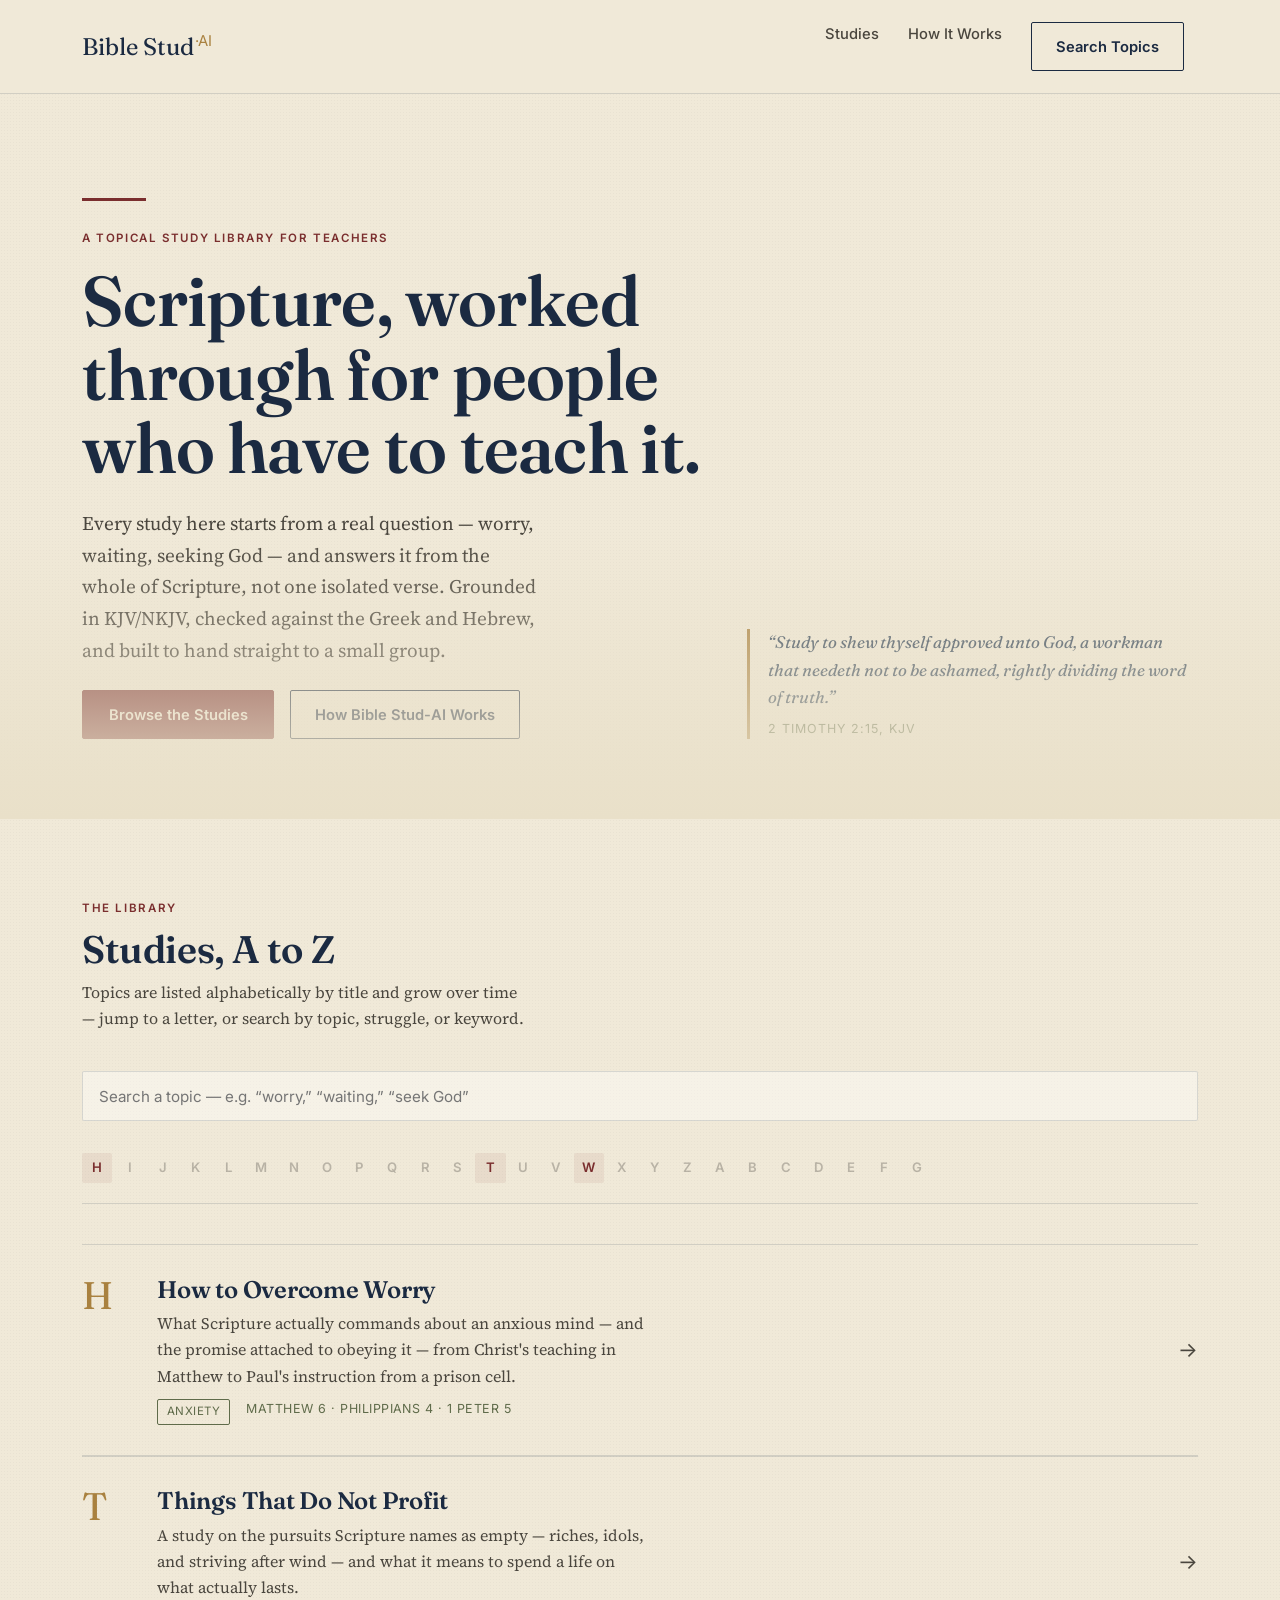
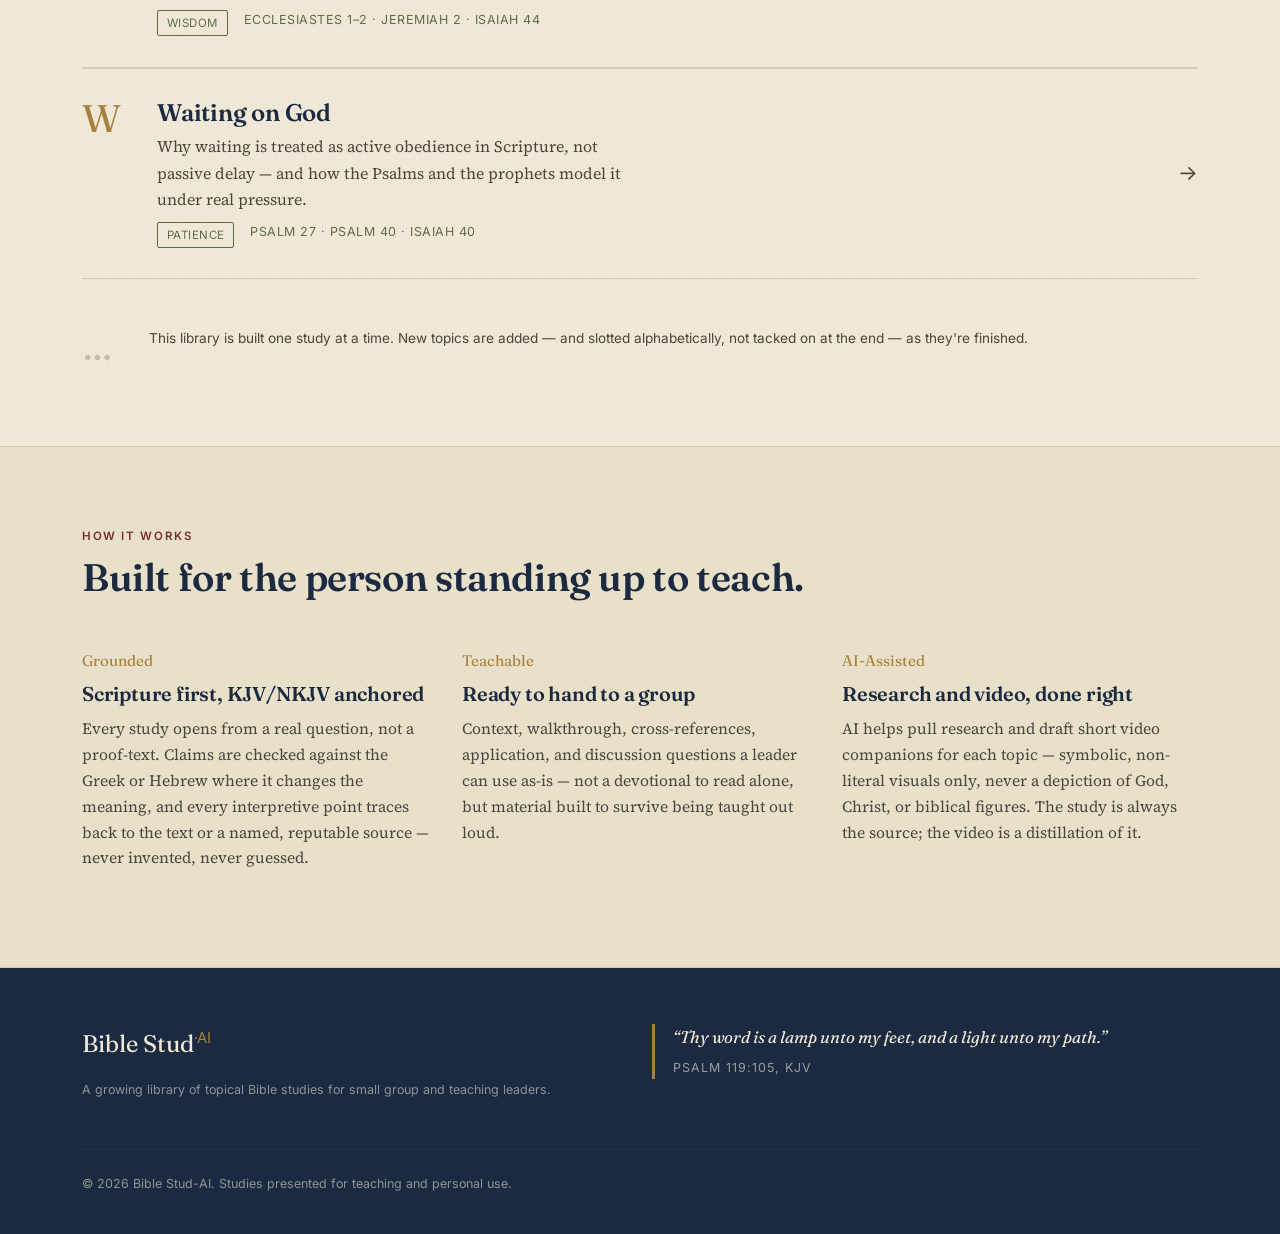
<file: index.html>
<!doctype html>
<html lang="en">
<head>
  <meta charset="UTF-8" />
  <meta name="viewport" content="width=device-width, initial-scale=1" />
  <title>Bible Stud-AI — Topical Bible Studies for Teaching Leaders</title>
  <meta name="description" content="Topical Bible studies grounded in KJV/NKJV Scripture, built for small group and teaching leaders — with AI-assisted research and video companions." />

  <!-- Fonts -->
  <link rel="preconnect" href="https://fonts.googleapis.com">
  <link rel="preconnect" href="https://fonts.gstatic.com" crossorigin>
  <link href="https://fonts.googleapis.com/css2?family=Fraunces:ital,opsz,wght@0,9..144,500;0,9..144,600;1,9..144,500&family=Source+Serif+4:ital,wght@0,400;0,600;1,400&family=Inter:wght@400;500;600&display=swap" rel="stylesheet">

  <!-- Bootstrap -->
  <link href="https://cdnjs.cloudflare.com/ajax/libs/bootstrap/5.3.3/css/bootstrap.min.css" rel="stylesheet">

  <link rel="stylesheet" href="css/style.css">
</head>
<body>

  <!-- ============================ NAV ============================ -->
  <nav class="navbar navbar-expand-md site-nav sticky-top py-3">
    <div class="container">
      <a class="brand-mark" href="#top">Bible Stud<span class="spark">·AI</span></a>
      <button class="navbar-toggler border-0" type="button" data-bs-toggle="collapse" data-bs-target="#navMain" aria-controls="navMain" aria-expanded="false" aria-label="Toggle navigation">
        <span class="navbar-toggler-icon"></span>
      </button>
      <div class="collapse navbar-collapse justify-content-end" id="navMain">
        <ul class="navbar-nav">
          <li class="nav-item"><a class="nav-link nav-link-custom" href="#index">Studies</a></li>
          <li class="nav-item"><a class="nav-link nav-link-custom" href="#about">How It Works</a></li>
          <li class="nav-item"><a class="nav-link nav-link-custom" href="#index">
            <span class="btn-outline-ink d-inline-block mt-2 mt-md-0">Search Topics</span>
          </a></li>
        </ul>
      </div>
    </div>
  </nav>

  <!-- ============================ HERO ============================ -->
  <header class="hero" id="top">
    <div class="container">
      <div class="row align-items-end gy-5">
        <div class="col-lg-7">
          <div class="hero-rule"></div>
          <p class="eyebrow mb-3">A topical study library for teachers</p>
          <h1>Scripture, worked through for people who have to teach it.</h1>
          <p class="lede mt-4">
            Every study here starts from a real question — worry, waiting, seeking God —
            and answers it from the whole of Scripture, not one isolated verse.
            Grounded in KJV/NKJV, checked against the Greek and Hebrew, and built to
            hand straight to a small group.
          </p>
          <div class="d-flex flex-wrap gap-3 mt-4">
            <a href="#index" class="btn-seal">Browse the Studies</a>
            <a href="#about" class="btn-outline-ink">How Bible Stud-AI Works</a>
          </div>
        </div>
        <div class="col-lg-5">
          <blockquote class="verse-plate mb-0">
            &ldquo;Study to shew thyself approved unto God, a workman that needeth not
            to be ashamed, rightly dividing the word of truth.&rdquo;
            <span class="verse-ref">2 Timothy 2:15, KJV</span>
          </blockquote>
        </div>
      </div>
    </div>
  </header>

  <!-- ============================ INDEX ============================ -->
  <section class="section-band" id="index">
    <div class="container">
      <p class="eyebrow mb-2">The Library</p>
      <h2 class="section-heading">Studies, A to Z</h2>
      <p class="section-sub">
        Topics are listed alphabetically by title and grow over time — jump to a letter,
        or search by topic, struggle, or keyword.
      </p>

      <label for="studySearch" class="visually-hidden">Search studies</label>
      <input
        type="search"
        id="studySearch"
        class="study-search w-100 w-md-50 mt-4"
        placeholder="Search a topic — e.g. &ldquo;worry,&rdquo; &ldquo;waiting,&rdquo; &ldquo;seek God&rdquo;"
        autocomplete="off"
      >

      <!-- Alphabet jump strip -->
      <nav class="alpha-strip" aria-label="Jump to letter">
        <span class="letter is-active" data-letter="H">H</span>
        <span class="letter">I</span>
        <span class="letter">J</span>
        <span class="letter">K</span>
        <span class="letter">L</span>
        <span class="letter">M</span>
        <span class="letter">N</span>
        <span class="letter">O</span>
        <span class="letter">P</span>
        <span class="letter">Q</span>
        <span class="letter">R</span>
        <span class="letter">S</span>
        <span class="letter is-active" data-letter="T">T</span>
        <span class="letter">U</span>
        <span class="letter">V</span>
        <span class="letter is-active" data-letter="W">W</span>
        <span class="letter">X</span>
        <span class="letter">Y</span>
        <span class="letter">Z</span>
        <span class="letter">A</span>
        <span class="letter">B</span>
        <span class="letter">C</span>
        <span class="letter">D</span>
        <span class="letter">E</span>
        <span class="letter">F</span>
        <span class="letter">G</span>
      </nav>

      <!-- H -->
      <div class="letter-group" id="letter-H">
        <div class="study-entry"
             data-title="How to Overcome Worry"
             data-thesis="Worry, anxiety, an anchor for a racing mind"
             data-tags="anxiety fear peace philippians matthew">
          <span class="letter-marker">H</span>
          <div class="study-entry-body">
            <h3 class="study-title"><a href="studies/how-to-overcome-worry.html">How to Overcome Worry</a></h3>
            <p class="study-thesis">
              What Scripture actually commands about an anxious mind — and the promise
              attached to obeying it — from Christ's teaching in Matthew to Paul's
              instruction from a prison cell.
            </p>
            <div class="study-meta">
              <span class="study-tag">Anxiety</span>
              <span>Matthew 6 · Philippians 4 · 1 Peter 5</span>
            </div>
          </div>
          <a href="studies/how-to-overcome-worry.html" class="study-arrow" aria-label="Read How to Overcome Worry">&rarr;</a>
        </div>
      </div>

      <!-- T -->
      <div class="letter-group" id="letter-T">
        <div class="study-entry"
             data-title="Things That Do Not Profit"
             data-thesis="Wasted pursuits, empty living, what does not last"
             data-tags="vanity ecclesiastes idols wealth pursuits">
          <span class="letter-marker">T</span>
          <div class="study-entry-body">
            <h3 class="study-title"><a href="studies/things-that-do-not-profit.html">Things That Do Not Profit</a></h3>
            <p class="study-thesis">
              A study on the pursuits Scripture names as empty — riches, idols, and
              striving after wind — and what it means to spend a life on what actually lasts.
            </p>
            <div class="study-meta">
              <span class="study-tag">Wisdom</span>
              <span>Ecclesiastes 1–2 · Jeremiah 2 · Isaiah 44</span>
            </div>
          </div>
          <a href="studies/things-that-do-not-profit.html" class="study-arrow" aria-label="Read Things That Do Not Profit">&rarr;</a>
        </div>
      </div>

      <!-- W -->
      <div class="letter-group" id="letter-W">
        <div class="study-entry"
             data-title="Waiting on God"
             data-thesis="Waiting, delay, patience, God's timing"
             data-tags="patience timing psalm isaiah delay">
          <span class="letter-marker">W</span>
          <div class="study-entry-body">
            <h3 class="study-title"><a href="studies/waiting-on-god.html">Waiting on God</a></h3>
            <p class="study-thesis">
              Why waiting is treated as active obedience in Scripture, not passive
              delay — and how the Psalms and the prophets model it under real pressure.
            </p>
            <div class="study-meta">
              <span class="study-tag">Patience</span>
              <span>Psalm 27 · Psalm 40 · Isaiah 40</span>
            </div>
          </div>
          <a href="studies/waiting-on-god.html" class="study-arrow" aria-label="Read Waiting on God">&rarr;</a>
        </div>
      </div>

      <p id="noResults" class="no-results">No studies match that search yet — try another word, or check back as the library grows.</p>

      <div class="growing-note d-flex align-items-start gap-3">
        <span class="letter-marker">&hellip;</span>
        <p class="mb-0">
          This library is built one study at a time. New topics are added — and slotted
          alphabetically, not tacked on at the end — as they're finished.
        </p>
      </div>
    </div>
  </section>

  <!-- ============================ ABOUT ============================ -->
  <section class="section-band section-band--deep" id="about">
    <div class="container">
      <p class="eyebrow mb-2">How It Works</p>
      <h2 class="section-heading mb-5">Built for the person standing up to teach.</h2>

      <div class="row gy-5">
        <div class="col-md-4 about-col reveal">
          <span class="num">Grounded</span>
          <h3>Scripture first, KJV/NKJV anchored</h3>
          <p>
            Every study opens from a real question, not a proof-text. Claims are checked
            against the Greek or Hebrew where it changes the meaning, and every
            interpretive point traces back to the text or a named, reputable source —
            never invented, never guessed.
          </p>
        </div>
        <div class="col-md-4 about-col reveal">
          <span class="num">Teachable</span>
          <h3>Ready to hand to a group</h3>
          <p>
            Context, walkthrough, cross-references, application, and discussion
            questions a leader can use as-is — not a devotional to read alone, but
            material built to survive being taught out loud.
          </p>
        </div>
        <div class="col-md-4 about-col reveal">
          <span class="num">AI-Assisted</span>
          <h3>Research and video, done right</h3>
          <p>
            AI helps pull research and draft short video companions for each topic —
            symbolic, non-literal visuals only, never a depiction of God, Christ, or
            biblical figures. The study is always the source; the video is a distillation of it.
          </p>
        </div>
      </div>
    </div>
  </section>

  <!-- ============================ FOOTER ============================ -->
  <footer class="site-footer">
    <div class="container">
      <div class="row gy-4 align-items-start">
        <div class="col-md-6">
          <a class="brand-mark text-vellum mb-3 d-inline-block" href="#top" style="color: var(--vellum);">
            Bible Stud<span class="spark">·AI</span>
          </a>
          <p class="footer-fine mb-0">
            A growing library of topical Bible studies for small group and teaching leaders.
          </p>
        </div>
        <div class="col-md-6">
          <blockquote class="footer-verse mb-0">
            &ldquo;Thy word is a lamp unto my feet, and a light unto my path.&rdquo;
            <span class="verse-ref">Psalm 119:105, KJV</span>
          </blockquote>
        </div>
      </div>
      <hr class="mt-5 mb-4" style="border-color: rgba(240,233,216,0.15);">
      <p class="footer-fine mb-0">&copy; 2026 Bible Stud-AI. Studies presented for teaching and personal use.</p>
    </div>
  </footer>

  <script src="https://cdnjs.cloudflare.com/ajax/libs/bootstrap/5.3.3/js/bootstrap.bundle.min.js"></script>
  <script src="js/script.js"></script>
</body>
</html>
</file>
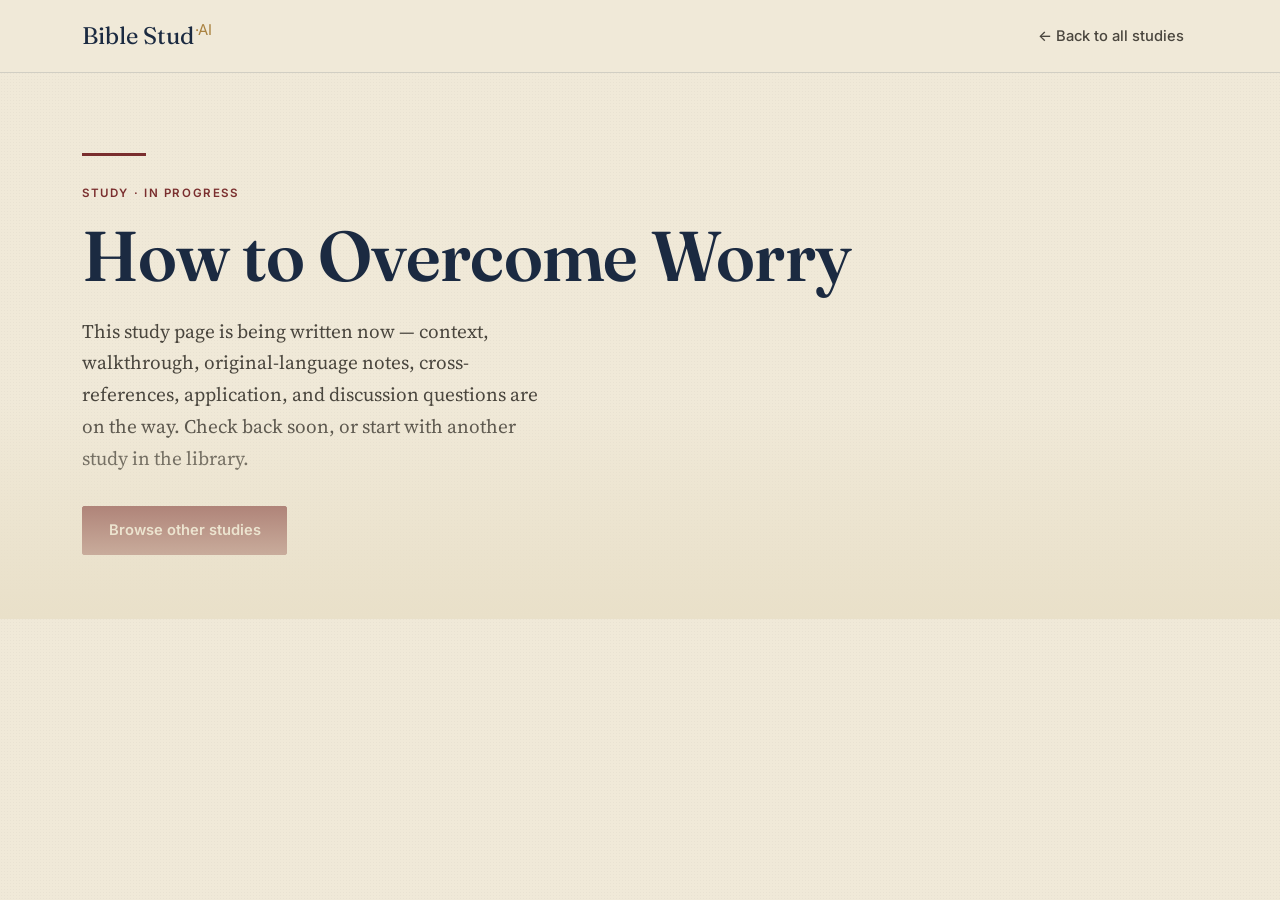
<file: studies/how-to-overcome-worry.html>
<!doctype html>
<html lang="en">
<head>
<meta charset="UTF-8">
<meta name="viewport" content="width=device-width, initial-scale=1">
<title>How to Overcome Worry — Bible Stud-AI</title>
<link href="https://fonts.googleapis.com/css2?family=Fraunces:ital,opsz,wght@0,9..144,600;1,9..144,500&family=Source+Serif+4:ital,wght@0,400;1,400&family=Inter:wght@400;500;600&display=swap" rel="stylesheet">
<link href="https://cdnjs.cloudflare.com/ajax/libs/bootstrap/5.3.3/css/bootstrap.min.css" rel="stylesheet">
<link rel="stylesheet" href="../css/style.css">
</head>
<body>
<nav class="navbar navbar-expand-md site-nav py-3">
  <div class="container">
    <a class="brand-mark" href="../index.html">Bible Stud<span class="spark">·AI</span></a>
    <a href="../index.html#index" class="nav-link nav-link-custom">&larr; Back to all studies</a>
  </div>
</nav>
<header class="hero" style="padding:5rem 0 4rem;">
  <div class="container">
    <div class="hero-rule"></div>
    <p class="eyebrow mb-3">Study &middot; In Progress</p>
    <h1 style="max-width:22ch;">How to Overcome Worry</h1>
    <p class="lede mt-4">
      This study page is being written now — context, walkthrough, original-language
      notes, cross-references, application, and discussion questions are on the way.
      Check back soon, or start with another study in the library.
    </p>
    <a href="../index.html#index" class="btn-seal mt-3 d-inline-block">Browse other studies</a>
  </div>
</header>
</body>
</html>
</file>
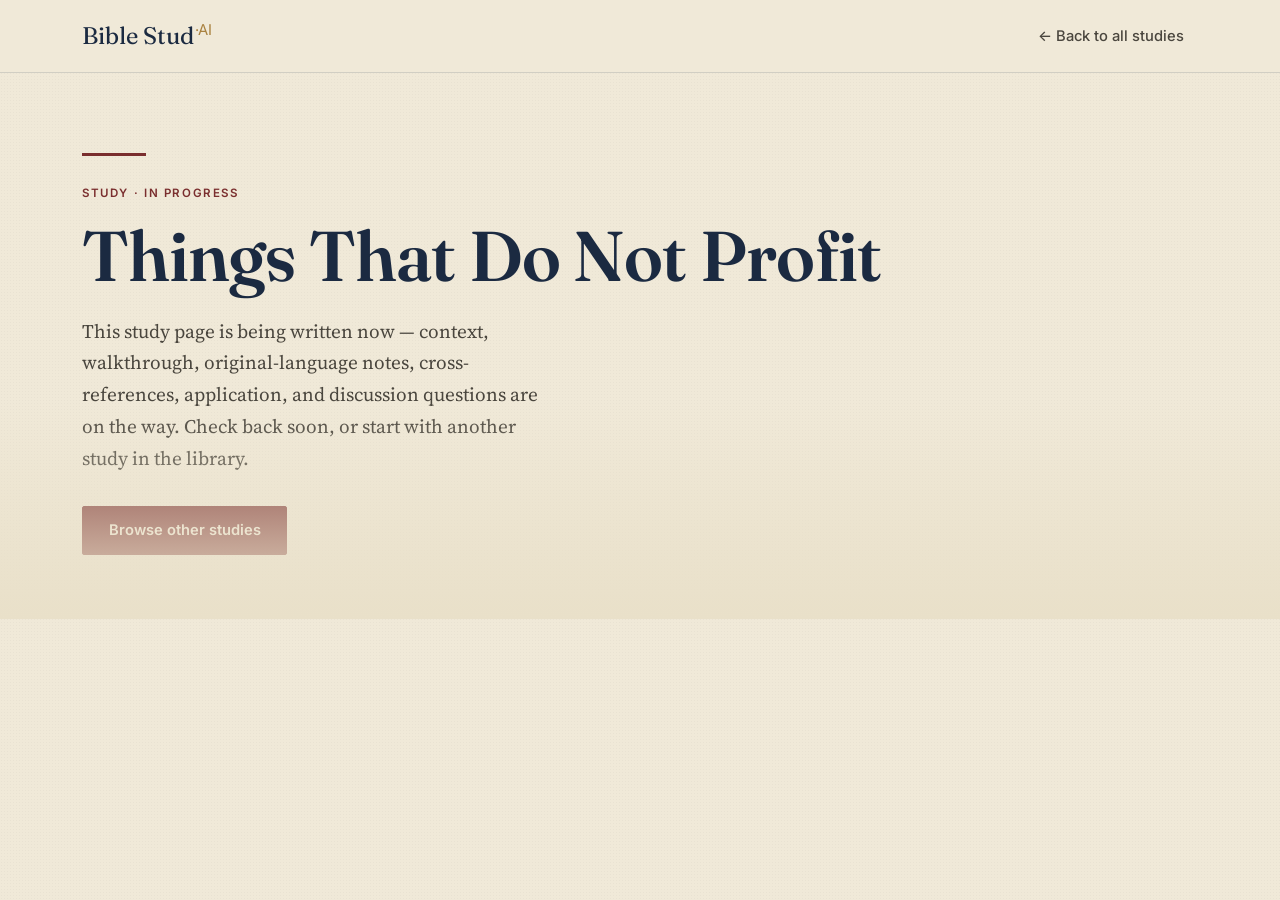
<file: studies/things-that-do-not-profit.html>
<!doctype html>
<html lang="en">
<head>
<meta charset="UTF-8">
<meta name="viewport" content="width=device-width, initial-scale=1">
<title>Things That Do Not Profit — Bible Stud-AI</title>
<link href="https://fonts.googleapis.com/css2?family=Fraunces:ital,opsz,wght@0,9..144,600;1,9..144,500&family=Source+Serif+4:ital,wght@0,400;1,400&family=Inter:wght@400;500;600&display=swap" rel="stylesheet">
<link href="https://cdnjs.cloudflare.com/ajax/libs/bootstrap/5.3.3/css/bootstrap.min.css" rel="stylesheet">
<link rel="stylesheet" href="../css/style.css">
</head>
<body>
<nav class="navbar navbar-expand-md site-nav py-3">
  <div class="container">
    <a class="brand-mark" href="../index.html">Bible Stud<span class="spark">·AI</span></a>
    <a href="../index.html#index" class="nav-link nav-link-custom">&larr; Back to all studies</a>
  </div>
</nav>
<header class="hero" style="padding:5rem 0 4rem;">
  <div class="container">
    <div class="hero-rule"></div>
    <p class="eyebrow mb-3">Study &middot; In Progress</p>
    <h1 style="max-width:22ch;">Things That Do Not Profit</h1>
    <p class="lede mt-4">
      This study page is being written now — context, walkthrough, original-language
      notes, cross-references, application, and discussion questions are on the way.
      Check back soon, or start with another study in the library.
    </p>
    <a href="../index.html#index" class="btn-seal mt-3 d-inline-block">Browse other studies</a>
  </div>
</header>
</body>
</html>
</file>
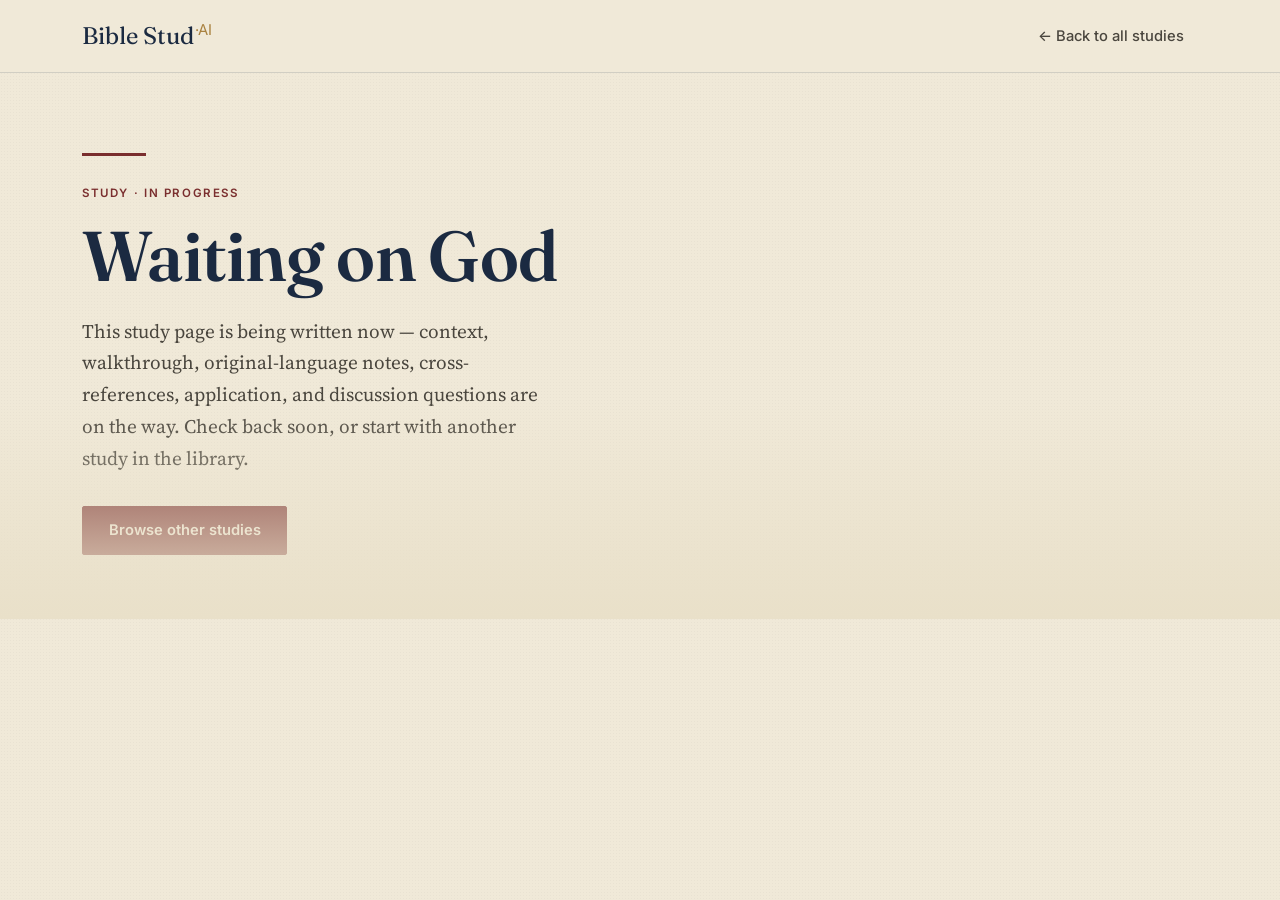
<file: studies/waiting-on-god.html>
<!doctype html>
<html lang="en">
<head>
<meta charset="UTF-8">
<meta name="viewport" content="width=device-width, initial-scale=1">
<title>Waiting on God — Bible Stud-AI</title>
<link href="https://fonts.googleapis.com/css2?family=Fraunces:ital,opsz,wght@0,9..144,600;1,9..144,500&family=Source+Serif+4:ital,wght@0,400;1,400&family=Inter:wght@400;500;600&display=swap" rel="stylesheet">
<link href="https://cdnjs.cloudflare.com/ajax/libs/bootstrap/5.3.3/css/bootstrap.min.css" rel="stylesheet">
<link rel="stylesheet" href="../css/style.css">
</head>
<body>
<nav class="navbar navbar-expand-md site-nav py-3">
  <div class="container">
    <a class="brand-mark" href="../index.html">Bible Stud<span class="spark">·AI</span></a>
    <a href="../index.html#index" class="nav-link nav-link-custom">&larr; Back to all studies</a>
  </div>
</nav>
<header class="hero" style="padding:5rem 0 4rem;">
  <div class="container">
    <div class="hero-rule"></div>
    <p class="eyebrow mb-3">Study &middot; In Progress</p>
    <h1 style="max-width:22ch;">Waiting on God</h1>
    <p class="lede mt-4">
      This study page is being written now — context, walkthrough, original-language
      notes, cross-references, application, and discussion questions are on the way.
      Check back soon, or start with another study in the library.
    </p>
    <a href="../index.html#index" class="btn-seal mt-3 d-inline-block">Browse other studies</a>
  </div>
</header>
</body>
</html>
</file>
<file: css/style.css>
/* ==========================================================================
   Bible Stud-AI — Design tokens
   Palette: ink navy / vellum / paper / oxblood seal / gilt gold / sage
   Type: Fraunces (display) / Source Serif 4 (body) / Inter (utility)
   ========================================================================== */

:root {
  --ink: #1b2a41;
  --ink-soft: #2f4258;
  --vellum: #f0e9d8;
  --vellum-deep: #e9e0c9;
  --paper: #e4dac0;
  --seal: #7a2e2e;
  --seal-dark: #5e2222;
  --gold: #a9813f;
  --sage: #5f6b4a;
  --charcoal: #2b2823;
  --charcoal-soft: #4a463e;

  --font-display: "Fraunces", "Georgia", serif;
  --font-body: "Source Serif 4", Georgia, serif;
  --font-ui: "Inter", -apple-system, "Segoe UI", sans-serif;

  --hairline: 1px solid rgba(27, 42, 65, 0.14);
}

@media (prefers-reduced-motion: reduce) {
  *, *::before, *::after {
    animation-duration: 0.001ms !important;
    animation-iteration-count: 1 !important;
    transition-duration: 0.001ms !important;
    scroll-behavior: auto !important;
  }
}

html {
  scroll-behavior: smooth;
}

body {
  font-family: var(--font-body);
  color: var(--charcoal);
  background-color: var(--vellum);
  background-image:
    radial-gradient(rgba(27, 42, 65, 0.035) 1px, transparent 1px);
  background-size: 3px 3px;
  line-height: 1.65;
}

::selection {
  background: var(--gold);
  color: var(--vellum);
}

a {
  color: var(--seal);
  text-decoration: none;
}
a:hover, a:focus {
  color: var(--seal-dark);
}

:focus-visible {
  outline: 2px solid var(--seal);
  outline-offset: 3px;
}

h1, h2, h3, .display-font {
  font-family: var(--font-display);
  color: var(--ink);
  font-weight: 600;
  letter-spacing: -0.01em;
}

.eyebrow {
  font-family: var(--font-ui);
  font-size: 0.72rem;
  letter-spacing: 0.14em;
  text-transform: uppercase;
  color: var(--seal);
  font-weight: 600;
}

.text-sage { color: var(--sage) !important; }
.text-gold { color: var(--gold) !important; }

/* ---------------------------------- Nav ---------------------------------- */

.site-nav {
  background: var(--vellum);
  border-bottom: var(--hairline);
}

.brand-mark {
  font-family: var(--font-display);
  font-size: 1.5rem;
  color: var(--ink);
  display: flex;
  align-items: baseline;
  gap: 0.05em;
}
.brand-mark .spark {
  color: var(--gold);
  font-size: 0.62em;
  font-family: var(--font-ui);
  position: relative;
  top: -0.6em;
}

.nav-link-custom {
  font-family: var(--font-ui);
  font-size: 0.92rem;
  font-weight: 500;
  color: var(--charcoal-soft);
  padding: 0.4rem 0.9rem !important;
}
.nav-link-custom:hover {
  color: var(--seal);
}

/* --------------------------------- Hero ---------------------------------- */

.hero {
  position: relative;
  padding: 6.5rem 0 5rem;
  overflow: hidden;
}

.hero::before {
  content: "";
  position: absolute;
  inset: 0;
  background:
    linear-gradient(180deg, transparent 60%, var(--vellum-deep) 100%);
  pointer-events: none;
}

.hero-rule {
  width: 64px;
  height: 3px;
  background: var(--seal);
  margin-bottom: 1.75rem;
}

.hero h1 {
  font-size: clamp(2.6rem, 5.5vw, 4.4rem);
  line-height: 1.04;
  max-width: 14ch;
}

.hero .lede {
  font-size: 1.2rem;
  max-width: 46ch;
  color: var(--charcoal-soft);
}

.verse-plate {
  font-family: var(--font-display);
  font-style: italic;
  font-size: 1.05rem;
  color: var(--ink-soft);
  border-left: 3px solid var(--gold);
  padding-left: 1.1rem;
  max-width: 40ch;
}
.verse-ref {
  display: block;
  font-family: var(--font-ui);
  font-style: normal;
  font-size: 0.78rem;
  letter-spacing: 0.08em;
  text-transform: uppercase;
  color: var(--sage);
  margin-top: 0.4rem;
}

.btn-seal {
  background: var(--seal);
  border: 1px solid var(--seal);
  color: var(--vellum);
  font-family: var(--font-ui);
  font-weight: 600;
  font-size: 0.92rem;
  padding: 0.7rem 1.6rem;
  border-radius: 2px;
  transition: background 0.18s ease, transform 0.18s ease;
}
.btn-seal:hover {
  background: var(--seal-dark);
  color: var(--vellum);
  transform: translateY(-1px);
}

.btn-outline-ink {
  background: transparent;
  border: 1px solid var(--ink);
  color: var(--ink);
  font-family: var(--font-ui);
  font-weight: 600;
  font-size: 0.92rem;
  padding: 0.7rem 1.5rem;
  border-radius: 2px;
  transition: background 0.18s ease, color 0.18s ease;
}
.btn-outline-ink:hover {
  background: var(--ink);
  color: var(--vellum);
}

/* Search box */
.study-search {
  font-family: var(--font-ui);
  border: var(--hairline);
  border-radius: 2px;
  background: rgba(255,255,255,0.4);
  padding: 0.7rem 1rem;
  font-size: 0.95rem;
  color: var(--charcoal);
}
.study-search:focus {
  border-color: var(--seal);
  box-shadow: none;
  background: rgba(255,255,255,0.7);
}

/* ------------------------------ Section shell ----------------------------- */

.section-band {
  padding: 5rem 0;
}
.section-band--deep {
  background: var(--vellum-deep);
  border-top: var(--hairline);
  border-bottom: var(--hairline);
}

.section-heading {
  font-size: clamp(1.9rem, 3vw, 2.4rem);
  margin-bottom: 0.4rem;
}

.section-sub {
  color: var(--charcoal-soft);
  max-width: 56ch;
}

/* --------------------------------- Index --------------------------------- */

.alpha-strip {
  display: flex;
  flex-wrap: wrap;
  gap: 0.15rem;
  font-family: var(--font-ui);
  font-size: 0.82rem;
  font-weight: 600;
  margin: 2rem 0 2.5rem;
  padding-bottom: 1.25rem;
  border-bottom: var(--hairline);
}

.alpha-strip .letter {
  width: 1.9rem;
  height: 1.9rem;
  display: inline-flex;
  align-items: center;
  justify-content: center;
  border-radius: 2px;
  color: rgba(43, 40, 35, 0.28);
  cursor: default;
}

.alpha-strip .letter.is-active {
  color: var(--seal);
  cursor: pointer;
  background: rgba(122, 46, 46, 0.07);
}
.alpha-strip .letter.is-active:hover {
  background: rgba(122, 46, 46, 0.14);
}

.letter-marker {
  font-family: var(--font-display);
  font-size: 2.4rem;
  color: var(--gold);
  line-height: 1;
  width: 3.2rem;
  flex-shrink: 0;
}

.study-entry {
  display: flex;
  gap: 1.5rem;
  padding: 1.9rem 0;
  border-bottom: var(--hairline);
  opacity: 0;
  transform: translateY(14px);
  transition: opacity 0.55s ease, transform 0.55s ease;
}
.study-entry.in-view {
  opacity: 1;
  transform: translateY(0);
}
.study-entry:first-of-type {
  border-top: var(--hairline);
}

.study-entry-body {
  flex: 1;
}

.study-title {
  font-family: var(--font-display);
  font-size: 1.5rem;
  margin-bottom: 0.35rem;
}
.study-title a {
  color: var(--ink);
}
.study-title a:hover {
  color: var(--seal);
}

.study-thesis {
  color: var(--charcoal-soft);
  margin-bottom: 0.6rem;
  max-width: 62ch;
}

.study-meta {
  font-family: var(--font-ui);
  font-size: 0.78rem;
  color: var(--sage);
  display: flex;
  gap: 1rem;
  flex-wrap: wrap;
  text-transform: uppercase;
  letter-spacing: 0.04em;
}

.study-tag {
  display: inline-block;
  font-family: var(--font-ui);
  font-size: 0.72rem;
  padding: 0.15rem 0.55rem;
  border: 1px solid var(--sage);
  color: var(--sage);
  border-radius: 2px;
  text-transform: uppercase;
  letter-spacing: 0.04em;
}

.study-arrow {
  font-family: var(--font-ui);
  align-self: center;
  color: var(--charcoal-soft);
  font-size: 1.3rem;
  transition: transform 0.18s ease, color 0.18s ease;
}
.study-entry:hover .study-arrow {
  transform: translateX(4px);
  color: var(--seal);
}

.growing-note {
  font-family: var(--font-ui);
  font-size: 0.85rem;
  color: var(--charcoal-soft);
  margin-top: 1.5rem;
  padding-top: 1.5rem;
}
.growing-note .letter-marker {
  font-size: 2.4rem;
  color: rgba(43,40,35,0.22);
}

/* ------------------------------- About cols ------------------------------- */

.about-col {
  padding-right: 1rem;
}
.about-col .num {
  font-family: var(--font-display);
  font-size: 0.95rem;
  color: var(--gold);
  display: block;
  margin-bottom: 0.6rem;
}
.about-col h3 {
  font-size: 1.25rem;
  margin-bottom: 0.6rem;
}
.about-col p {
  color: var(--charcoal-soft);
  font-size: 0.98rem;
}

.reveal {
  opacity: 0;
  transform: translateY(16px);
  transition: opacity 0.6s ease, transform 0.6s ease;
}
.reveal.in-view {
  opacity: 1;
  transform: translateY(0);
}

/* --------------------------------- Footer --------------------------------- */

.site-footer {
  background: var(--ink);
  color: rgba(240, 233, 216, 0.82);
  padding: 3.5rem 0 2.5rem;
}
.site-footer a {
  color: var(--vellum);
}
.site-footer a:hover {
  color: var(--gold);
}
.footer-verse {
  font-family: var(--font-display);
  font-style: italic;
  font-size: 1.05rem;
  color: var(--vellum);
  max-width: 46ch;
  border-left: 3px solid var(--gold);
  padding-left: 1.1rem;
}
.footer-verse .verse-ref {
  color: rgba(240, 233, 216, 0.6);
}
.footer-fine {
  font-family: var(--font-ui);
  font-size: 0.78rem;
  color: rgba(240, 233, 216, 0.55);
}

/* --------------------------------- Utility -------------------------------- */

.no-results {
  display: none;
  font-family: var(--font-ui);
  color: var(--charcoal-soft);
  padding: 2rem 0;
}
.no-results.is-visible {
  display: block;
}

@media (max-width: 767.98px) {
  .hero { padding: 4.5rem 0 3rem; }
  .study-entry { gap: 1rem; }
  .letter-marker { font-size: 1.8rem; width: 2.4rem; }
  .study-title { font-size: 1.25rem; }
}
</file>
